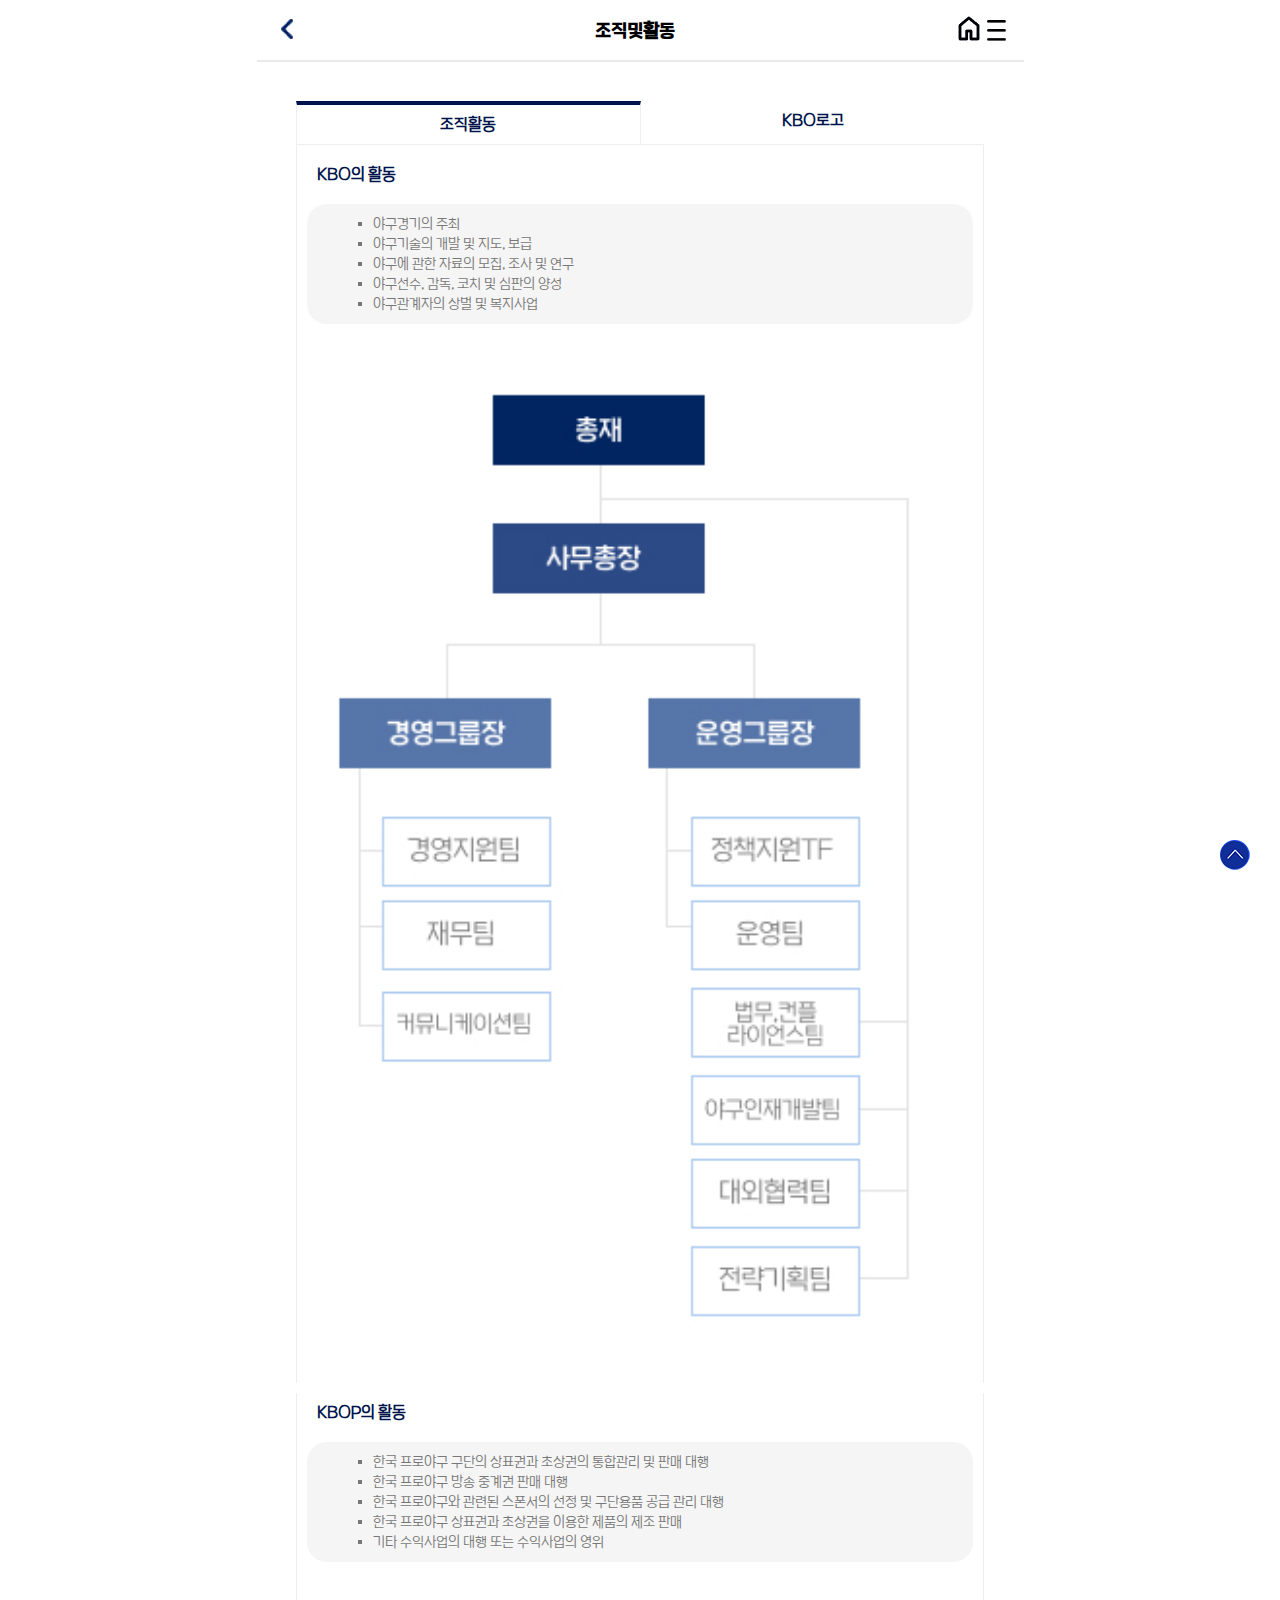
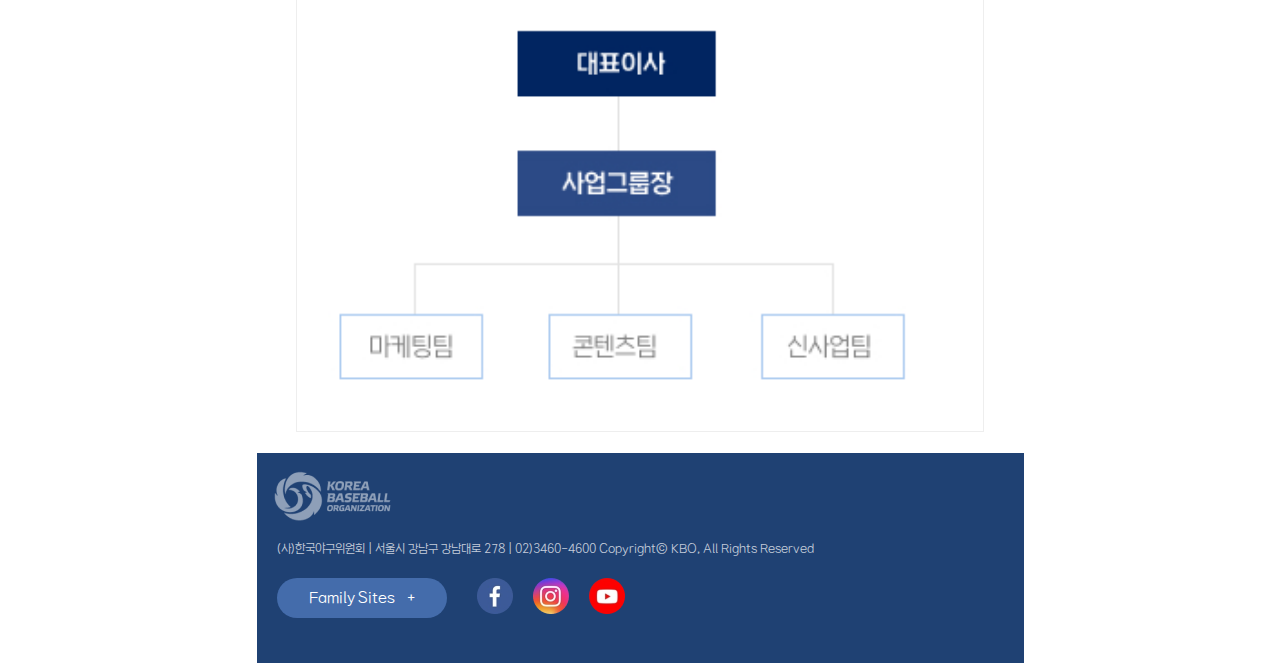
<file: about.html>
<!DOCTYPE html>
<html lang="ko">

<head>
  <meta charset="UTF-8">
  <meta name="viewport" content="width=device-width, initial-scale=1.0">
  <title>about</title>
  <link rel="stylesheet"
    href="https://fonts.sandbox.google.com/css2?family=Material+Symbols+Outlined:opsz,wght,FILL,GRAD@48,400,0,0">
  <link rel="stylesheet" href="css/about.css">
</head>

<body>
  <div class="top"><a href="#Wrap"></a></div>
  <header>
    <div id="nav_sub">
      <ul>
        <li><a href="javascript:history.back();"><img src="image/arrow1.png" alt="뒤로가기"></a></li>
        <li>
          <p>조직및활동</p>
        </li>
        <li class="trigger"><a href="index.html"><img src="image/home.png" alt="home"></a><img src="image/navicon.png"
            alt="메뉴"></li>
      </ul>
    </div>

    <!-- 햄버거 메뉴 -->
    <div id="sidebar">
      <nav>
        <ul class="menu">
          <li>
            <ul class="logom_btn">
              <li><img src="image/KBO-로고W2.png" alt="logo"></li>
              <li class="colse"><img src="image/x.png" alt="colse"></li>
            </ul>
          </li>
          <li class="main"><a href="index.html">홈</a>
          <li class="main"><a href="#">일정/결과</a>
            <ul class="show sub1">
              <li><a href="gamecenter.html">게임센터</a></li>
            </ul>
          </li>
          <li class="main"><a href="#">순위</a>
            <ul class="show sub2">
              <li><a href="rank.html">top 5 및 선수순위</a></li>
            </ul>
          </li>
          <li class="main"><a href="#">구단소개</a>
            <ul class="show sub3">
              <li><a href="club.html">구단소개</a></li>
              <li><a href="about.html">조직및활동</a></li>
              <li><a href="Ticketinfo.html">티켓안내</a></li>
            </ul>
          </li>
          <li class="main"><a href="news.html">NEWS</a></li>
          <li class="main"><a href="market.html">마켓</a></li>
          <li class="main"><a href="qna.html">게시판</a></li>
          <li class="icon_sns">
            <a href="facebook.com/kbo1982"><img src="image/facebook.png" alt="페이스북"></a>
            <a href="instagram.com/kbo.official"><img src="image/instagram.png" alt="인스타그램"></a>
            <a href="https://www.youtube.com/@KBO1982/featured"><img src="image/youtube.png" alt="유튜브"></a>
          </li>
        </ul>
      </nav>
    </div>
  </header>
  <section>
    <div id="Wrap">
      <div class="tabMenu">
        <ul class="tab_btn">
          <li data-alt="tab1" class="active">조직활동</li>
          <li data-alt="tab2">KBO로고</li>
        </ul>
      </div>
      <div class="tabContent">
        <div id="tab1" class="active">
          <div class="list">
            <h3>KBO의 활동</h3>
            <ul>
              <li>야구경기의 주최</li>
              <li>야구기술의 개발 및 지도, 보급</li>
              <li>야구에 관한 자료의 모집, 조사 및 연구</li>
              <li>야구선수, 감독, 코치 및 심판의 양성</li>
              <li>야구관계자의 상벌 및 복지사업</li>
            </ul>
            <img src="image/조직도1.jpg" alt="">
          </div>
          <div class="list">
            <h3>KBOP의 활동</h3>
            <ul>
              <li>한국 프로야구 구단의 상표권과 초상권의 통합관리 및 판매 대행</li>
              <li>한국 프로야구 방송 중계권 판매 대행</li>
              <li>한국 프로야구와 관련된 스폰서의 선정 및 구단용품 공급
                관리 대행</li>
              <li>한국 프로야구 상표권과 초상권을 이용한 제품의 제조 판매</li>
              <li>기타 수익사업의 대행 또는 수익사업의 영위</li>
            </ul>
            <img src="image/조직도2.jpg" alt="">
          </div>
        </div>

        <div id="tab2">
          <div class="con_1">
            <h3>VISION</h3>
            <P>KBO 리그가 궁극적으로 달성하고자 하는 이상적 모습</P>
          </div>
          <div class="logo_image">
            <img src="image/KBO-로고111.png" alt="">
          </div>
          <div class="con_2">
            <h3>CORE VALUE</h3>
            <P>KBO 리그가 추구하는 핵심 가치</P>
            <div>
              <ul>
                <li>PASSION</li>
                <li>ENGAGE</li>
                <li>PROGRESS</li>
              </ul>
              <ul>
                <li>신나는 야구, 흥과 감동의 가치로 담아내는 강렬한 팬들의 열정</li>
                <li>매일 일상 생활 속에 함께하며 다양한 세대와
                  소통하는 교감의 매개체</li>
                <li>야구를 넘어 지속적인 성장을 통해 문화컨텐츠로 발전할 신선한 기대감</li>
              </ul>
            </div>
          </div>
          <div class="con_3">
            <img src="image/logoguide.jpg" alt="">
          </div>
          <div class="con_4">
            <p>본 메뉴얼의 저작권은 KBO에 있으며, KBO의 허락없이 <br>무단 전재 및 복재,
              변형하여 사용할수 없습니다. <br> 수록된 디자인을 무단으로 사용 시
              민, 형사상의 처벌을 받을 수 있음을 알려드립니다. </p>
          </div>
        </div>
      </div>
    </div>
  </section>

  <footer>
    <address>
      <img src="image/KBO-로고W1.png" alt="f_logo">
      <p>(사)한국야구위원회 | 서울시 강남구 강남대로 278 | 02)3460-4600
        Copyrightⓒ KBO, All Rights Reserved</p>
      <div class="icon">
        <a href="http://www.cleankbo.com/">
          <p>Family Sites &nbsp;&nbsp;&nbsp;+</p>
        </a>
        <a href="https://www.facebook.com/kbo1982"><img src="image/facebook.png" alt="페이스북"></a>
        <a href="https://www.instagram.com/kbo.official"><img src="image/instagram.png" alt="인스타그램"></a>
        <a href="https://www.youtube.com/@KBO1982/featured"><img src="image/youtube.png" alt="유튜브"></a>
      </div>
    </address>
    <script src="js/jquery-3.7.0.min.js"></script>
    <script src="js/jquery-ui-1.10.4.custom.min.js"></script>
    <script src="js/menu.js"></script>
    <script src="js/about.js"></script>
  </footer>
</body>

</html>
</file>
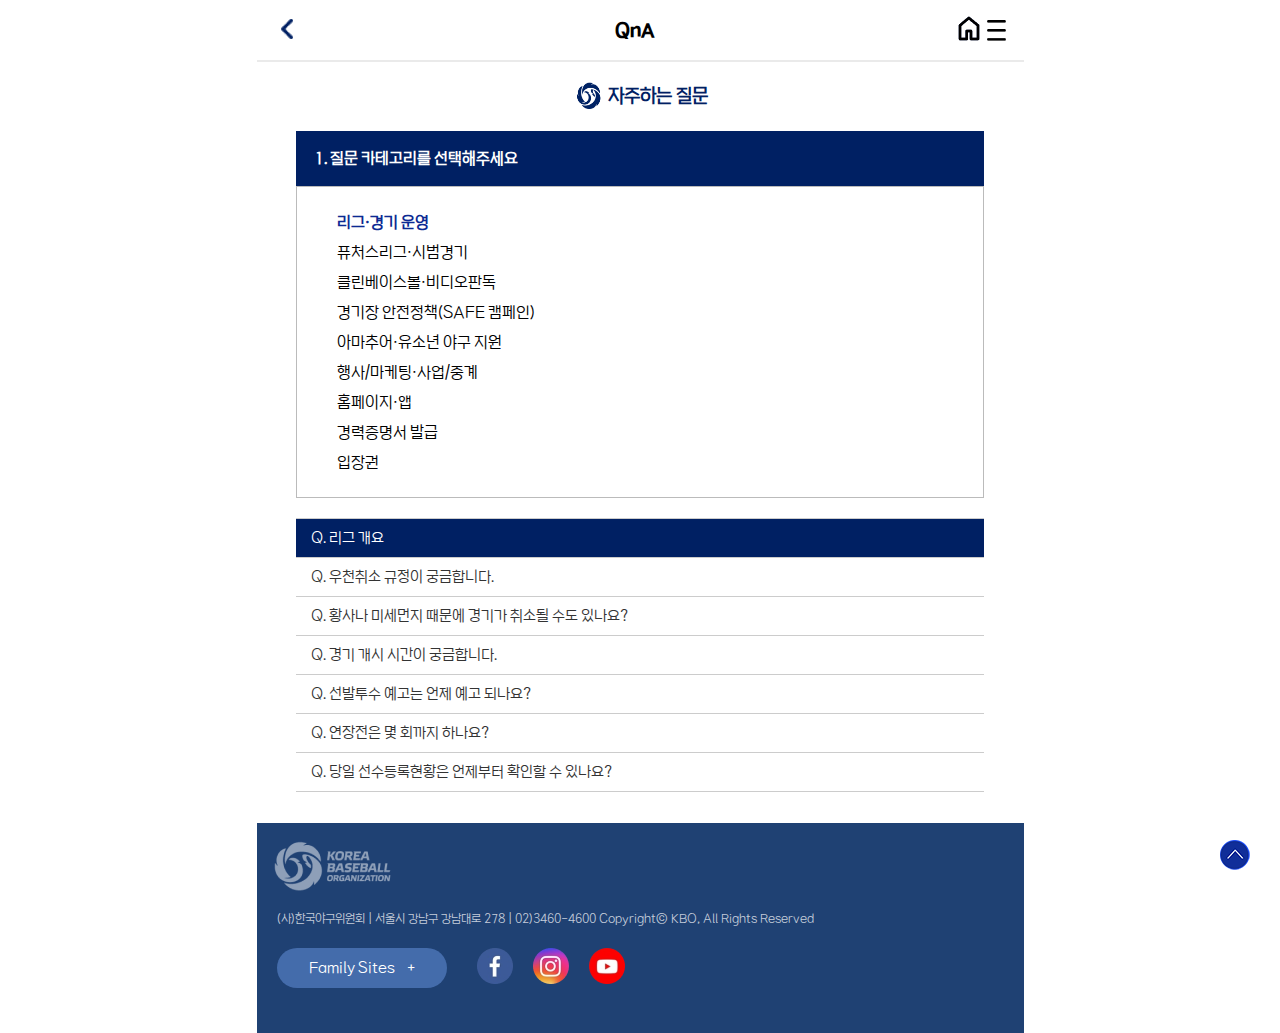
<file: qna.html>
<!DOCTYPE html>
<html lang="ko">

<head>
  <meta charset="UTF-8">
  <meta name="viewport" content="width=device-width, initial-scale=1.0">
  <title>QnA</title>
  <link rel="stylesheet"
    href="https://fonts.sandbox.google.com/css2?family=Material+Symbols+Outlined:opsz,wght,FILL,GRAD@48,400,0,0">
  <link rel="stylesheet" href="css/qna.css">
</head>

<body>
  <div class="top"><a href="#qna_all"></a></div>
  <header>
    <div id="nav_sub">
      <ul>
        <li><a href="javascript:history.back();"><img src="image/arrow1.png" alt="뒤로가기"></a></li>
        <li>
          <p>QnA</p>
        </li>
        <li class="trigger"><a href="index.html"><img src="image/home.png" alt="home"></a><img src="image/navicon.png"
            alt="메뉴"></li>
      </ul>
    </div>
    <!-- 햄버거 메뉴 -->
    <div id="sidebar">
      <nav>
        <ul class="menu">
          <li>
            <ul class="logom_btn">
              <li><img src="image/KBO-로고W2.png" alt="logo"></li>
              <li class="colse"><img src="image/x.png" alt="colse"></li>
            </ul>
          </li>
          <li class="main"><a href="index.html">홈</a>
          <li class="main"><a href="#">일정/결과</a>
            <ul class="show sub1">
              <li><a href="gamecenter.html">게임센터</a></li>
            </ul>
          </li>
          <li class="main"><a href="#">순위</a>
            <ul class="show sub2">
              <li><a href="rank.html">top 5 및 선수순위</a></li>
            </ul>
          </li>
          <li class="main"><a href="#">구단소개</a>
            <ul class="show sub3">
              <li><a href="club.html">구단소개</a></li>
              <li><a href="about.html">조직및활동</a></li>
              <li><a href="Ticketinfo.html">티켓안내</a></li>
            </ul>
          </li>
          <li class="main"><a href="news.html">NEWS</a></li>
          <li class="main"><a href="market.html">마켓</a></li>
          <li class="main"><a href="qna.html">게시판</a></li>
          <li class="icon_sns">
            <a href="facebook.com/kbo1982"><img src="image/facebook.png" alt="페이스북"></a>
            <a href="instagram.com/kbo.official"><img src="image/instagram.png" alt="인스타그램"></a>
            <a href="https://www.youtube.com/@KBO1982/featured"><img src="image/youtube.png" alt="유튜브"></a>
          </li>
        </ul>
      </nav>
    </div>
  </header>
  <section>
    <h2>자주하는 질문</h2>
    <div id="qna_all">
      <div class="qna_list">
        <h3>1. 질문 카테고리를 선택해주세요</h3>
        <ul>
          <li class="q1 active1" data-alt="tab1">리그·경기 운영</li>
          <li class="q2" data-alt="tab2">퓨처스리그·시범경기</li>
          <li class="q3" data-alt="tab3">클린베이스볼·비디오판독</li>
          <li class="q4" data-alt="tab4">경기장 안전정책(SAFE 캠페인)</li>
          <li class="q5" data-alt="tab5">아마추어·유소년 야구 지원</li>
          <li class="q6" data-alt="tab6">행사/마케팅·사업/중계</li>
          <li class="q7" data-alt="tab7">홈페이지·앱</li>
          <li class="q8" data-alt="tab8">경력증명서 발급</li>
          <li class="q9" data-alt="tab9">입장권</li>
        </ul>
      </div>
      <div class="accordion">
        <div id="tab1" class="active1">
          <div class="title active">Q. 리그 개요</div>
          <div class="content active">
            1982년 출범하여 2015년 이후 현재 10개 구단 체제로 운영 중이며, 단일 리그제로 각 구단별 144경기(구단 간 16차전)씩 총 720경기가 진행됩니다.
            포스트시즌 시스템, 변경되는 규정 등의 추가 리그 개요는 아래를 참조 바랍니다. 링크
          </div>
          <div class="title">Q. 우천취소 규정이 궁금합니다.</div>
          <div class="content">
            우천취소는 경기 3시간 전부터 해당 구장의 날씨와 그라운드 등 전반적인 상황을 종합적으로 고려하여 경기운영위원(경기 개시 이후 심판)이 결정할 수 있습니다.
            경기 취소 여부가 결정되면 KBO 홈페이지와 어플리케이션에서 가장 빠르게 확인하실 수 있습니다.
            - 공지되는 곳은 홈페이지 메인 화면의 대진표입니다.
            - 경기운영위원 배정 정보는 제공되지 않습니다.
          </div>
          <div class="title">Q. 황사나 미세먼지 때문에 경기가 취소될 수도 있나요?</div>
          <div class="content">
            네, 황사나 미세먼지로 인해 경기가 취소될 수도 있습니다. 세부 규정은 다음과 같습니다

            KBO 리그 규정 제27조 "기상 상황으로 인한 경기취소 여부"
            경기개시 예정 시간을 기준으로 강풍, 폭염, 안개, 미세먼지, 황사 등의 기상 특보(경보 이상)가 발령되어 있을 경우 다음과 같이 경기취소 여부를 결정한다. 단, 경기개시 전에 미세먼지
            (초미세먼지 포함) 경보가 발령되었거나 경보 발령 기준 농도를 초과한 경우 취소 여부를 결정하고 경기개시 후에 미세먼지 경보가 발령되었을 경우 경기 취소 여부를 결정한다 (경기 중 경보 발령시
            해당 이닝 종료 후 취소 여부 결정).
          </div>
          <div class="title">Q. 경기 개시 시간이 궁금합니다.</div>
          <div class="content">
            경기 개시 시간은 다음과 같습니다.
            <table>
              <tbody>
                <tr>
                  <td>월</td>
                  <td>평일</td>
                  <td>토요일</td>
                  <td>일요일/공휴일</td>
                </tr>
                <tr>
                  <td>3월</td>
                  <td rowspan="8">18:30</td>
                  <td rowspan="3">17:00 <br>(개막전 14:00)</td>
                  <td rowspan="3">14:00</td>
                </tr>
                <tr>
                  <td>4월</td>
                </tr>
                <tr>
                  <td>5월</td>
                </tr>
                <tr>
                  <td>6월</td>
                  <td colspan="2">17:00</td>
                </tr>
                <tr>
                  <td>7월</td>
                  <td rowspan="2">18:00</td>
                  <td rowspan="2">17:00</td>
                </tr>
                <tr>
                  <td>8월</td>
                </tr>
                <tr>
                  <td>9월</td>
                  <td rowspan="2">17:00</td>
                  <td rowspan="2">14:00</td>
                </tr>
                <tr>
                  <td>10월</td>
                </tr>
              </tbody>
            </table>
            * 경기시간은 구단 또는 중계 방송사 요청 등 사정에 따라 변동될 수 있습니다.
          </div>
          <div class="title">Q. 선발투수 예고는 언제 예고 되나요?</div>
          <div class="content">
            선발 투수는 다음 규정에 따라 통보되며, KBO 홈페이지 및 어플리케이션 등에서 확인하실 수 있습니다
            KBO 리그 규정 제15조 타순표의 교환 및 발표
            5. 선발투수 예고
            구단 담당자(매니저)는 이동일일 경우 낮 12시까지 KBO로 선발투수 예고를 통보하고, 주중, 주말연전(화~토)의 경우 경기 종료 직후 KBO 기록위원에게 통보한다.
          </div>
          <div class="title">Q. 연장전은 몇 회까지 하나요?</div>
          <div class="content">
            KBO 정규시즌의 연장전은 12회(KBO 포스트시즌 15회)까지로 하며 승패를 가리지 못할 경우에는 무승부가 됩니다.
          </div>
          <div class="title">Q. 당일 선수등록현황은 언제부터 확인할 수 있나요?</div>
          <div class="content">
            선수등록현황은 경기 개시 2시간 전부터 확인할 수 있습니다. 선수등록 관련 리그규정은
            KBO 리그 규정 제14조 현역선수 등 등록 항목을 참조하시기 바랍니다.
          </div>
        </div>
        <div id="tab2">
          <div class="title">Q. 퓨처스리그 개요</div>
          <div class="content">
            퓨처스리그는 총 11개팀이 북부리그(한화, 고양(히어로즈), SSG, LG 두산)와 남부리그(상무, 롯데, NC, KIA, KT, 삼성)로 나뉘어 운영됩니다. 총 625경기의 일정으로 북부리그는
            팀당 111경기, 남부리그는 팀당 116경기(상무 115경기)를 거행합니다. 번외경기로는 롯데, 삼성, NC가 일본 NPB의 소프트뱅크와 각 3경기씩 총 9경기를 거행합니다.
            퓨처스리그 경기 개시 시간은 오후 1시이며, 혹서기인 7/7 ~ 8/20 까지를 서머리그로 정하고 선수들의 건강보호와 체력 안배를 위해 이 기간 경기는 야간 경기인 저녁 6시로 편성될 수
            있습니다.
            *일부 구장 상황에 따라 경기 시간과 장소가 변경될 수 있습니다.
          </div>
          <div class="title">Q. 퓨처스리그 구장 정보가 궁금합니다.</div>
          <div class="content">
            <table>
              <tbody>
                <tr>
                  <td colspan="2">북부리그</td>
                  <td colspan="2">남부리그</td>
                </tr>
                <tr>
                  <td>구단</td>
                  <td>구장</td>
                  <td>구단</td>
                  <td>구장</td>

                </tr>
                <tr>
                  <td>한화</td>
                  <td>서산야구장</td>
                  <td>상무</td>
                  <td>문경 상무 야구장</td>
                </tr>
                <tr>
                  <td>SSG</td>
                  <td>강화 SSG퓨처스필드</td>
                  <td>KIA</td>
                  <td>함평 기아 챌린저스 필드</td>
                </tr>
                <tr>
                  <td>고양</td>
                  <td>고양야구</td>
                  <td>KT</td>
                  <td>익산야구장</td>
                </tr>
                <tr>
                  <td>LG</td>
                  <td>이천 LG 챔피언스파크</td>
                  <td>NC</td>
                  <td>마산야구장</td>
                </tr>
                <tr>
                  <td>두산</td>
                  <td>이천 두산 베어스파크</td>
                  <td>삼성</td>
                  <td>경산 삼성라이온즈 볼파크</td>
                </tr>
                <tr>
                  <td>- </td>
                  <td>- </td>
                  <td>롯데</td>
                  <td>김해 상동야구장</td>
                </tr>
              </tbody>
            </table>
            보다 자세한 사항은 각 구단 홈페이지를 참고해주시기 바랍니다.
          </div>
          <div class="title">Q. 퓨처스리그 선발 라인업은 언제 알 수 있나요?</div>
          <div class="content">
            퓨처스리그 경기의 라인업은 경기 종료 후 KBO 퓨처스리그 경기 일정/결과 페이지의 경기기록을 통해 확인하실 수 있습니다.
          </div>
          <div class="title">Q. 퓨처스리그 실시간 스코어를 알 수 있을까요?</div>
          <div class="content">
            퓨처스리그는 경기 진행 중 수시로 스코어가 업데이트됩니다. 최종 경기 결과는 경기 종료 후 KBO 퓨처스리그 경기 일정/결과 페이지에서 확인하실 수 있습니다.
          </div>
        </div>
        <div id="tab3">
          <div class="title">Q. 비디오 판독센터는 어떻게 운영되나요?</div>
          <div class="content">
            퓨처스리그는 총 11개팀이 북부리그(한화, 고양(히어로즈), SSG, LG 두산)와 남부리그(상무, 롯데, NC, KIA, KT, 삼성)로 나뉘어 운영됩니다. 총 625경기의 일정으로 북부리그는
            팀당 111경기, 남부리그는 팀당 116경기(상무 115경기)를 거행합니다. 번외경기로는 롯데, 삼성, NC가 일본 NPB의 소프트뱅크와 각 3경기씩 총 9경기를 거행합니다.
            퓨처스리그 경기 개시 시간은 오후 1시이며, 혹서기인 7/7 ~ 8/20 까지를 서머리그로 정하고 선수들의 건강보호와 체력 안배를 위해 이 기간 경기는 야간 경기인 저녁 6시로 편성될 수
            있습니다.
            *일부 구장 상황에 따라 경기 시간과 장소가 변경될 수 있습니다.
          </div>
          <div class="title">Q. 상벌위원회는 어떻게 운영되나요?</div>
          <div class="content">
            상벌위원회는 아래 &lt;KBO 규약 상벌위원회 규정>에 의거하여 운영됩니다.
            제1조 [근거] 총재의 자문기관으로 상벌위원회를 둔다.
            제2조 [목적] 프로야구 발전과 명예를 위하여 현저하게 공헌을 하거나, KBO 정관, KBO 규약, KBO 리그 규정, 야구규칙 등 제규정을 위배하여 KBO 및 KBO 리그(KBO 퓨처스리그
            포함)의 품위를 손상케한 구단 및 개인에 대하여 적절한 상벌을 과하는데 그 목적이 있다.
            제3조 [구성] 상벌위원회 위원장 및 위원은 총재가 위촉하는 야구 관계인사로 구성한다.
            제4조 [소집] 총재가 필요시 소집한다.
            제5조 [의결] 과반수 이상 출석으로 성원되며, 출석위원 과반수 이상의 찬성으로 의결한다.
            제6조 [운영]
            ① 상벌위원회는 제재사건이 발생하였을 경우 사건발생 5일 이내에 위원회를 소집하여 의결함을 원칙으로 한다.
            ② 필요시 참고인 진술을 위해 관련 당사자의 참석을 통보할 수 있다.
            ③ 제재는 KBO 규약 및 KBO 리그 규정 벌칙내규에 의거, 징계함을 원칙으로 한다.
            제7조 [임기] 상벌위원의 임기는 1년으로 하며 중임도 가능하다.
            제8조 [심의사항] 위원회는 다음 사항을 심의한다.
            ① 몰수경기에 대한 판정
            ② 감독, 코치, 선수, 심판위원, 기록위원의 표창과 제재
            ③ 기타 총재가 위임하는 사항
            제9조 [보수] 본 위원회의 위원은 무보수로 한다.
            제10조 [부칙] 이 규정은 1990년 5월 1일부터 시행한다.
            [2008.2.19 ➜ 2017.1.1 ➜ 2021.2.19 개정]
          </div>
          <div class="title">Q. 도핑테스트는 언제, 어떤 방식으로 실시되나요?</div>
          <div class="content">
            도핑테스트는 프로스포츠 도핑방지규정에 의거, 한국도핑방지위원회(KADA)에서 주관하며 불시에 도핑검사관 또는 혈액채취요원이 선수를 직접 방문하여 실시합니다. 대상은 KBO 등록 선수이며, 대상자
            선정 방식은 KADA의 ｢표적검사 업무처리 지침｣에 따라 표적검사 또는 무작위 선정으로 도핑테스트를 진행합니다. 세부 내용은 KADA 홈페이지 (http://www.kada-ad.or.kr)를
            참고하여 주시기 바랍니다.
          </div>
          <div class="title">Q. 심판 오심 관련</div>
          <div class="content">
            KBO 심판위원의 오심 발생시 인사고과에 반영하고 있습니다. 심판위원의 심한 오심이 거듭될 때에는 KBO 벌칙내규에 따라 경고, 제재금 100만원 이하, 출장 정지 10경기 이하의 제재를
            합니다.
            심판위원은 윤리규정을 통해 공정성과 청렴함을 바탕으로 어떠한 경우에도 부정청탁, 부정행위 등에 따라 판정에 특혜를 주는 행위를 할 수 없도록 규정하고 있습니다. KBO는 심판위원을 위해 부정행위
            방지 교육을 정기적으로 실시하고 있으며, 경기운영위원이 모든 경기에 부정행위 모니터링을 실시하고 있습니다.
          </div>
        </div>
        <div id="tab4">
          <div class="title">Q. SAFE 캠페인이란?</div>
          <div class="content">
            SAFE 캠페인이란 안전하고 쾌적한 야구장 환경을 조성하고, 성숙한 관람 문화의 정착을 돕기 위해 Security(안전), Attention(주의), Fresh(쾌적),
            Emergency(응급상황) 등 다양한 안전관람수칙을 공유하는 한편 2015 시즌부터 적용되는 경기장 안전 ∙ 보안 강화 규정을 팬 여러분께 알리기 위한 야구 관람 안전 캠페인입니다.
            KBO 경기장 안전정책에 관한 자세한 안내는 아래 페이지를 참조해주시기 바랍니다.
            <a href="https://www.koreabaseball.com/Kbo/BusinessAndEvent/SafeGuide.aspx">KBO 경기장 안전정책</a>
          </div>
          <div class="title">Q. 안전 보안 규정의 주요내용은 무엇인가요?</div>
          <div class="content">
            선수와 관람객의 안전을 위협할 수 있는 모든 유리병, 총량 1L 초과 PET 및 알루미늄 캔 용기에 담긴 음료(미개봉 상태의 음료에 한해 1인당 PET 1개, 캔 2개까지 허용), 얼린 생수의
            경기장 내 반입이 제한됩니다. <br>
            과도한 물품의 반입으로 인해 관람객의 이동과 통행을 방해하고 경기장 내 시설물(좌석∙컵홀더 등)을 활용하여 거치하는 등 타인의 경기장 이용에 지장을 초래하거나, 유사시 원활한 대피를 어렵게 하는
            일이 발생하지 않도록 반입 가능한 소지품의 품목, 크기와 개수가 제한됩니다.
            관람객 1인당 가방 1개(가로 45cm x 세로 45cm x 폭 20cm)와 쇼핑백류 1개(가로 30cm x 손잡이 포함 세로 50cm x 폭 12cm)까지 지참이 가능하며, 그 외의 가방,
            상자 • 아이스박스를 비롯한 돗자리, 휴대용 의자, 휴대용 간이테이블과 같은 물품들은 반입이 허용되지 않습니다.
            이와 같은 조치들은 최소한의 경기장 안전수칙으로서, 보다 더 안전하고 쾌적한 야구 관람 환경을 만들어 나가는데 중요한 역할을 할 것으로 기대하고 있습니다. 안전한 관람 문화 정착을 위하여 야구팬
            여러분의 동참과 협조를 부탁 드립니다.
          </div>
          <div class="title">Q. 경기장 안전 강화의 배경은 무엇인가요?</div>
          <div class="content">
            1982년 개막한 KBO 리그는 팬 여러분의 뜨거운 관심과 사랑을 바탕으로 2011년부터 6년 연속 600만 관중, 2016년 최초로 800만 관중을 돌파하는 등 대한민국을 대표하는
            프로스포츠로서 자리를 잡아가고 있습니다. 그러나 리그가 한 단계 더 도약하기 위해서는 보다 더 안전하고 쾌적한 관람 환경을 마련하여 팬 여러분들이 더욱 편안하고 재미있게 야구를 즐길 수 있도록
            지속적인 개선이 필요한 상황입니다.
          </div>
          <div class="title">Q. 경기장 내 주류 반입이 금지되나요?</div>
          <div class="content">
            주류를 포함한 모든 캔 · 병 · 1L 초과 PET(1L 이하 미개봉 비 알코올성 PET 음료에 한해 1인당 1개 허용) 음료 및 얼린 생수는 경기장 내 반입이 제한됩니다. 이에 따라 해당
            제품은 경기장 내 매점에서도 판매가 제한될 예정이며 부득이한 사정으로 판매될 시에는 종이 ∙ 플라스틱컵에 담아서 구매자에게 전달이 이루어지게 되고, 특히 경기장 내 주류 판매의 경우 안전사고의
            주 원인인 과음을 방지하기 위해 한 경기당 구매할 수 있는 주류의 양이 1인당 최대 2리터 이하로 제한되며 8회 말 종료 이후 판매가 중단될 수 있습니다. (단, 저도 주류(6도 이하)의 경기장
            내 반입은 경기장에서 제공하는 종이 ∙ 플라스틱컵에 담길 경우에 한하여 제한된 양으로 일부 허용될 수 있습니다.)
          </div>
          <div class="title">Q. 소지품의 품목, 크기와 개수를 제한하는 이유가 무엇인가요?</div>
          <div class="content">
            KBO가 지속적인 보안검색 규정 강화를 통해 반입 가능한 소지품의 품목, 크기와 개수를 제한하고 확대하는 이유는 역시 야구팬 여러분에게 안전하고 쾌적한 관람 환경을 제공하기 위함입니다. 안전한
            경기 관람 환경에 직접적인 위협이 되는 위험 물품(칼, 가위 등 뾰족하거나 날카로운 물품, 취사도구 등)을 포함, 경기 진행을 적극 저해할 수 있는 물품(소음이 심한 응원 도구, 투척 가능성이
            있는 물품, 레이저 포인터, 반려동물 등)의 반입을 전면 제한하고 있습니다.
          </div>
          <div class="title">Q. 휴대용 간이테이블의 반입이 제한되는 이유는 무엇인가요?</div>
          <div class="content">
            현재 돗자리, 휴대용 의자, 휴대용 간이테이블 등 관람객들의 관람과 통행에 방해가 될 가능성이 있는 물품 및 경기장 내 시설물(좌석, 컵홀더 등)을 활용하여 거치하는 방식의 물품은 반입을
            제한하는 것을 원칙으로 두고 있습니다. 휴대용 간이테이블의 반입이 제한되는 것은 관람객의 통행을 방해할 가능성이 높으며, 이용자의 움직임에 제한을 주어 파울 타구가 날아들 시 안전 위험이 있고,
            컵홀더 거치방식의 경우 경기장 시설물을 훼손할 우려도 있기 때문입니다. <br>
            * 단, 구장별로 잔디석 등 구단이 특별히 허용하는 구역은 예외로 두는 경우도 있습니다. 세부 운영에 대한 확인은 구단에 문의 부탁드립니다.
          </div>
          <div class="title">Q. 음식물의 반입도 제한되나요?</div>
          <div class="content">
            반입금지 품목에 해당하지 않는 음식물이라면 반입을 특별히 제한하지는 않습니다. 따라서 소지품의 크기와 개수 허용범위 내에서의 음식물 반입은 가능합니다. 그러나 타인의 안전과 쾌적한 관람환경을
            저해할 수 있는 음식물(뜨거운 국물류나 냄새가 심한 음식물류)이라고 판단될 경우에는 반입이 제한될 수 있으니 유의하시기 바랍니다.
          </div>
          <div class="title">Q. 구장에서 흡연도 가능한가요?</div>
          <div class="content">
            KBO 리그 전 구장은 국민건강증진법에 따라 금연 시설에 해당되며, 경기장 내외에 별도 지정된 흡연 구역에서만 흡연이 허용됩니다. 지정된 구역 외 복도, 계단 등의 시설 공간에서 흡연은 전면
            제한하고 있으니 관람객 여러분은 각 구장의 흡연 구역 안내를 참고 부탁드립니다
          </div>
          <div class="title">Q. 모든 구장에서 동일한 규정이 적용되나요?</div>
          <div class="content">
            구단별 예외 규정이 존재합니다. 2015 시즌부터 적용되는 안전 강화 규정은 보다 더 안전한 경기장 환경을 만들기 위해 전 구단이 함께 논의를 거쳐 마련한 최소한의 안전 수칙으로서, KBO 리그
            전 구장에 공통적으로 적용되고 있습니다. 그러나 각 경기장 별 특이 사정 등을 고려하여 유연한 운영을 위해 일부 예외 규정이 있을 수 있습니다. 팬 여러분께서는 경기장 이용에 예상치 못한 불편을
            겪지 않도록 방문 전 구단 홈페이지 등을 통해 해당 구장의 안전 규정을 확인하여 주시기 바랍니다.
          </div>
          <div class="title">Q. 다른 프로스포츠의 안전 규정은 어떤가요?</div>
          <div class="content">
            미국 메이저리그를 비롯하여 잉글랜드 프리미어리그 등 대부분의 해외 프로스포츠에서는 안전사고 방지를 위해 캔 · 병 · PET 용기 등 경기장 내 안전을 위협할 수 있는 물품들에 대한 반입을
            전면적으로 금지하고 있습니다. 이러한 물품들의 소지 여부를 검사하기 위해 입장 게이트에서 철저한 보안검색을 실시하고 있으며, 관람객들도 이에 협조하여 보안검색 시간을 줄이기 위해 소지품 없이
            경기장에 오거나, 속이 잘 보이는 투명한 비닐백에 물건을 담아오는 방식으로 안전한 관람 환경 유지에 동참하고 있습니다. NFL의 경우 지난 2013년부터 새로운 경기장 안전 규정을 도입하여
            밖에서 내용물이 보이는 투명가방 이외의 모든 가방의 경기장 반입 금지를 실시하는 등 경기장 안전을 위해 총력을 기울이고 있습니다.
          </div>
          <div class="title">Q. 관람객이 퇴장 조치를 받을 수도 있나요?</div>
          <div class="content">
            경기장 내 다음과 같은 금지행위 기도자는 사안에 따라 ① 경고, ② 입장거부 또는 퇴장, ③ 입장금지, ④ 경찰인계의 절차에 따라 조치될 수 있습니다. 또한 홈 구단은 관련법에 의거하여
            해당기관에 처벌을 요구할 수 있습니다.
            <table>
              <tr>
                <td>구분</td>
                <td>조치</td>
              </tr>
              <tr>
                <td>반입금지물품의 반입을 시도하는 행위</td>
                <td>경고 후 입장거부</td>
              </tr>
              <tr>
                <td>보안검색을 거부하거나 보관에 응하지 않는 행위</td>
                <td>경고 후 퇴장</td>
              </tr>
              <tr>
                <td>타인의 관람에 방해를 주는 자</td>
                <td>입장 거부</td>
              </tr>
              <tr>
                <td>상습적인 금지행위 기도자로 KBO 혹은 구단이 정한 자</td>
                <td>입장 금지1</td>
              </tr>
              <tr>
                <td>정치∙종교∙인종차별 등 개인이나 단체의 주의∙주장 행위</td>
                <td>입장거부 또는 퇴장</td>
              </tr>
              <tr>
                <td>개인∙단체 이익을 위한 상업적 행위 및 <br>
                  상대(팀)를 비방하기 위한 공격적 행위자</td>
                <td>경고 후 입장거부 또는 퇴장</td>
              </tr>
              <tr>
                <td>출입도구(티켓 등) 미 소지자</td>
                <td>입장거부 또는 퇴장</td>
              </tr>
              <tr>
                <td>지나친 알코올 섭취자</td>
                <td>경고 후 입장거부 또는 퇴장</td>
              </tr>
              <tr>
                <td>범죄행위 기도자, 불법 스포츠도박 관련으로 의심되는 자</td>
                <td>현장 보존∙신고 후 경찰인계</td>
              </tr>
              <tr>
                <td>그라운드 난입 등 경기 진행에지나친 지장을 초래하는 기타 행위</td>
                <td>퇴장 및 경찰인계</td>
              </tr>
            </table>
          </div>
        </div>
        <div id="tab5">
          <div class="title">Q. KBO의 중학교 야구창단팀 지원에 대해 알고 싶습니다.</div>
          <div class="content">
            2018.5.10 부터 아래 조건을 충족해야 KBO 지원이 가능합니다.
            <img src="image/캡처.JPG" alt="">
          </div>
          <div class="title">Q. KBO의 타 아마추어 야구활성화 활동에 대해 알고 싶습니다.</div>
          <div class="content">
            - 유소년/아마추어 대회 개최 및 운영 <br>
            : U-12, U-15 대회, 미래유소년 지도자 티볼대회, 챌린저스 직장인 야구대회 <br>
            - 야구 교육 시스템 지원 <br>
            : KBO 유소년 캠프, 야구교실, 유소년 사이버 아카데미 운영, 교육 물 제작 <br>
            - 초, 중, 고 야구부 창단학교 실사 및 면담 <br>
            - 순회코치 파견 및 지도자 간담회 개최
          </div>
        </div>
        <div id="tab6">
          <div class="title">Q. 올스타전, 포스트시즌, 골든글러브 시상식 등 KBO 주최 행사를 관람 또는 참여하고 싶습니다.</div>
          <div class="content">
            각 이벤트의 일정과 계획이 확정되고 난 후 KBO 홈페이지와 보도자료를 통해 입장권 신청 및 참여 방법을 확인하시기 바랍니다.
          </div>
          <div class="title">Q. 중계방송을 보려면 어떻게 해야하나요?</div>
          <div class="content">
            KBO 리그 중계방송 일정은 KBO 홈페이지의 메인 페이지에 표시된 [중계일정] 탭을 통해 확인하실 수 있습니다.
          </div>
          <div class="title">Q. KBO 리그 영상을 사용하고 싶습니다. 어떻게 하면 되나요?</div>
          <div class="content">
            영상은 구매 또는 협의된 사항에 대해 사용할 수 있으며, 영상 구매 및 사용에 관한 문의는 KBO 마케팅 자회사인 KBOP(02-3460-4600 내선 연결)로 문의하시기 바랍니다.
          </div>
          <div class="title">Q. 구단 엠블럼 및 구단 로고는 구할 수 없나요?</div>
          <div class="content">
            구단 관련 사항 및 관련 자료는 해당 구단에서 관리 합니다. <br>구단 측으로 문의해주시기 바랍니다.
          </div>
        </div>
        <div id="tab7">
          <div class="title">Q. 회원정보 수정은 어떻게 하나요?</div>
          <div class="content">
            홈페이지 로그인 후 홈페이지 우측 상단 [회원정보 수정]을 클릭하시면 비밀번호, 전화번호 및 주소 등을 수정할 수 있습니다. 다만, 홈페이지 개편 전에 가입하신 회원께서는 회원 정보 항목
            누락으로 회원 정보 수정이 불가능할 수 있습니다. 이런 경우, 탈퇴 후 재가입 부탁드립니다. 이용에 불편을 드리는 점 양해 부탁드립니다.
          </div>
          <div class="title">Q. 회원탈퇴는 어떻게 하나요?</div>
          <div class="content">
            홈페이지 우측 상단 [회원정보 수정]을 클릭하신 후, 화면 상단의 오른쪽 탭인 [회원탈퇴]를 클릭하시면 됩니다.
          </div>
          <div class="title">Q. KBO 공식 어플리케이션은 어떻게 이용할 수 있나요?</div>
          <div class="content">
            KBO 공식 어플리케이션(앱)은 구글 플레이스토어와 애플 앱스토어를 통해 다운로드 받으실 수 있습니다. <br>
            <a href="https://play.google.com/store/apps/details?id=com.sports2i.kbo">- 구글 플레이스토어 -</a> <br>
            <a href="https://itunes.apple.com/kr/app/kbo/id1453364248?mt=8">- 애플 앱스토어- </a><br>
            경기 일정 및 결과, 팀/선수 기록, 상품 구매 및 티켓 예매, 뉴스, 하이라이트 등의 서비스를 제공하고 있습니다.
          </div>
          <div class="title">Q. KBO 마켓 이용 관련 문의사항이 있습니다.</div>
          <div class="content">
            KBO 마켓 관련 질문은 KBO 마켓 고객센터인 1688-8176으로 전화 주시면 빠르게 조치를 취해드리도록 하겠습니다.
          </div>
        </div>
        <div id="tab8">
          <div class="title">Q. 경력증명서를 발급하고 싶습니다.</div>
          <div class="content">
            경력증명서 발급은 KBO 홈페이지 상단 [선수] 탭의 [경력증명서 신청]하단에 표기된 KBO 증명서 발급시스템을 통해서 발급이 가능합니다. 이를 위해 KBO 홈페이지와 별도로 회원가입을 해야하며
            기타 문의 사항은 KBO 증명서 발급시스템 내 고객센터를 참고해 주시기 바랍니다. <br><br>
            - KBO 증명서 발급시스템을 통해서만 발급이 가능합니다. <br>
            - 방문을 통한 신청과 발급 서비스는 제공하지 않습니다. <br>
            - 프로 리그 선수, 코치 경력이 없는 경우 회원가입이 제한될 수 있습니다. <br>
          </div>
        </div>
        <div id="tab9">
          <div class="title">Q. 입장권 관련 문의사항이 있습니다.</div>
          <div class="content">
            입장권 관련 사항은 구단별로 각기 다르게 운영하고 있습니다. 예매방법, 티켓 오픈 시간, 현장판매 여부, 우천취소 후 조치, 환불 처리 등에 대해서는 아래 구단별 입장권 안내 페이지 및 예매처
            웹사이트를 참고 바랍니다. <br>
            -티켓링크(SSG, 한화, KIA, 삼성, LG, KT) <br>
            : <a href="http://www.ticketlink.co.kr">http://www.ticketlink.co.kr</a> <br>
            -인터파크(두산, 키움) <br>
            : <a href="http://ticket.interpark.com">http://ticket.interpark.com</a> <br>
            -롯데 : <a href="http://ticket.giantsclub.com">http://ticket.giantsclub.com</a> <br>
            -NC : <a href="http://ticket.ncdinos.com/login">http://ticket.ncdinos.com/login</a>
          </div>
        </div>
      </div>
    </div>
  </section>

  <footer>
    <address>
      <img src="image/KBO-로고W1.png" alt="f_logo">
      <p>(사)한국야구위원회 | 서울시 강남구 강남대로 278 | 02)3460-4600
        Copyrightⓒ KBO, All Rights Reserved</p>
      <div class="icon">
        <a href="http://www.cleankbo.com/">
          <p>Family Sites &nbsp;&nbsp;&nbsp;+</p>
        </a>
        <a href="https://www.facebook.com/kbo1982"><img src="image/facebook.png" alt="페이스북"></a>
        <a href="https://www.instagram.com/kbo.official"><img src="image/instagram.png" alt="인스타그램"></a>
        <a href="https://www.youtube.com/@KBO1982/featured"><img src="image/youtube.png" alt="유튜브"></a>
      </div>
    </address>
    <script src="js/jquery-3.7.0.min.js"></script>
    <script src="js/jquery-ui-1.10.4.custom.min.js"></script>
    <script src="js/menu.js"></script>
    <script src="js/qna.js"></script>
  </footer>
</body>

</html>
</file>
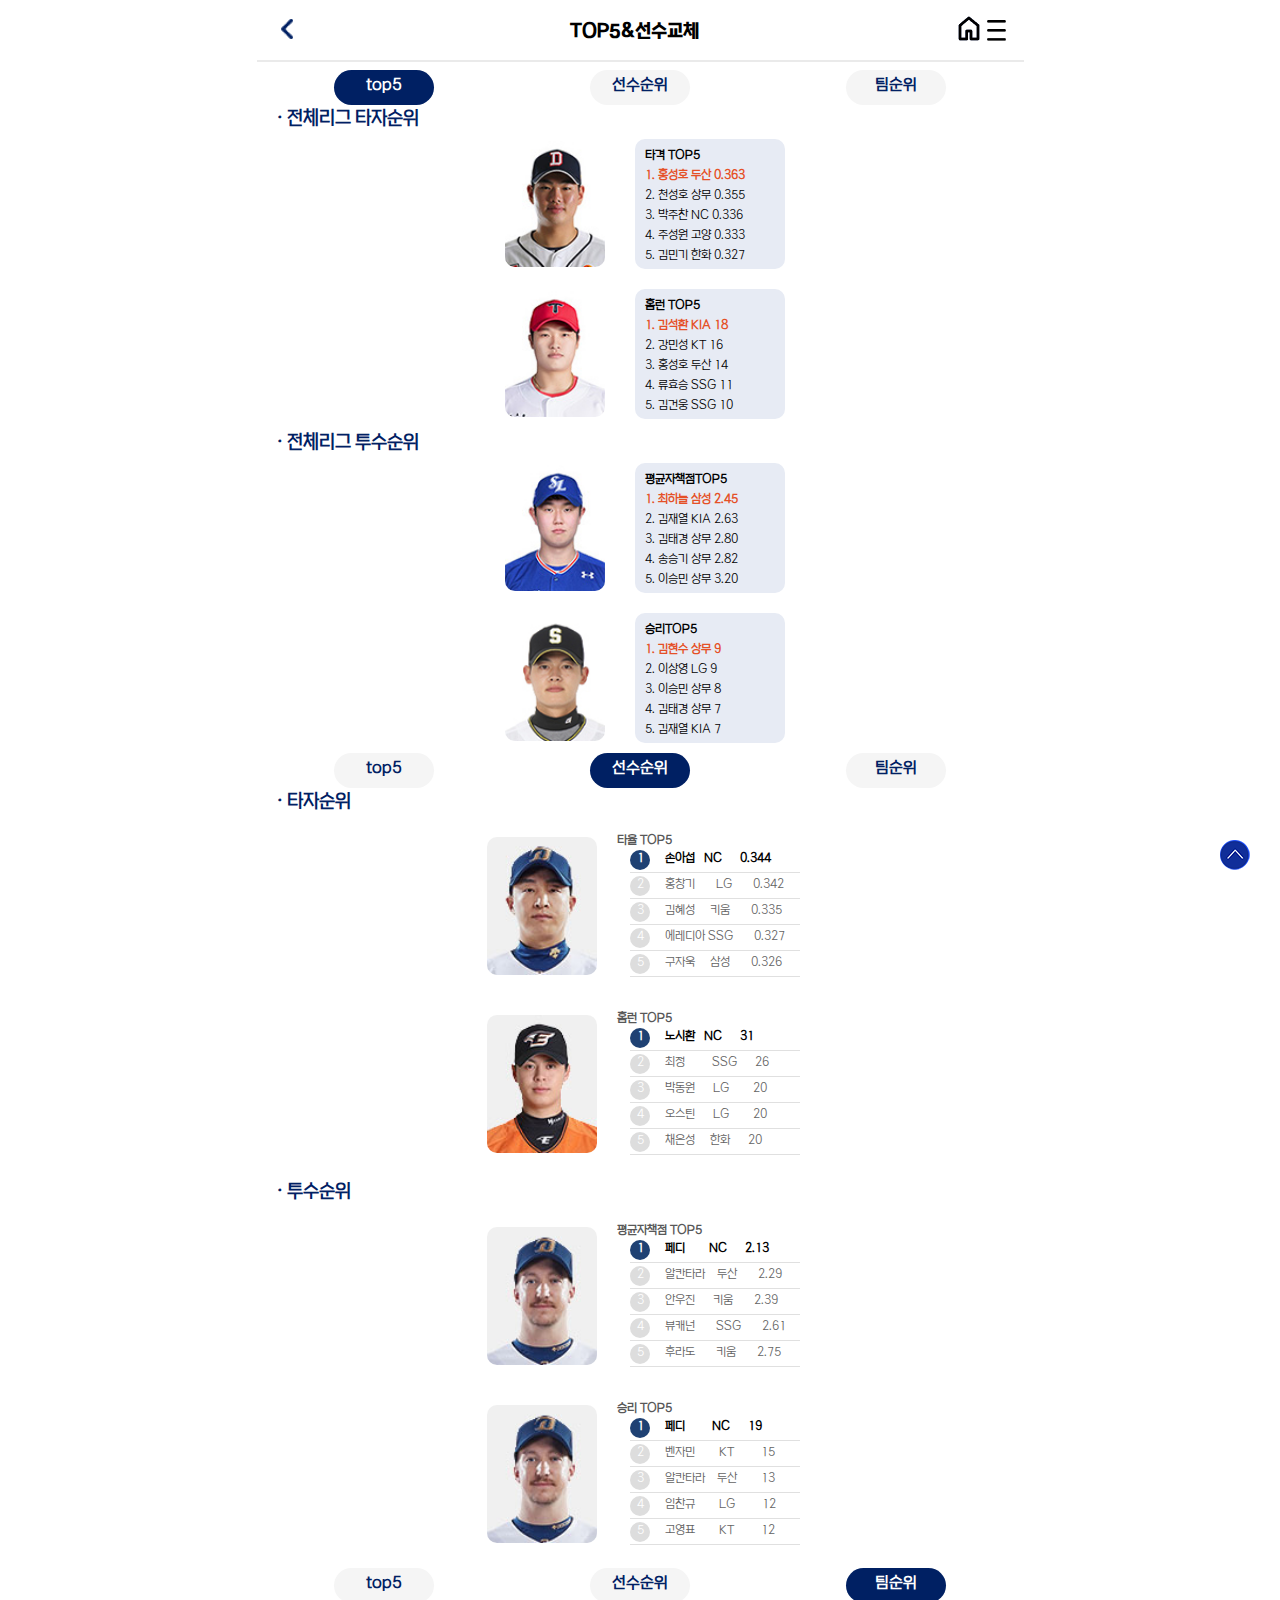
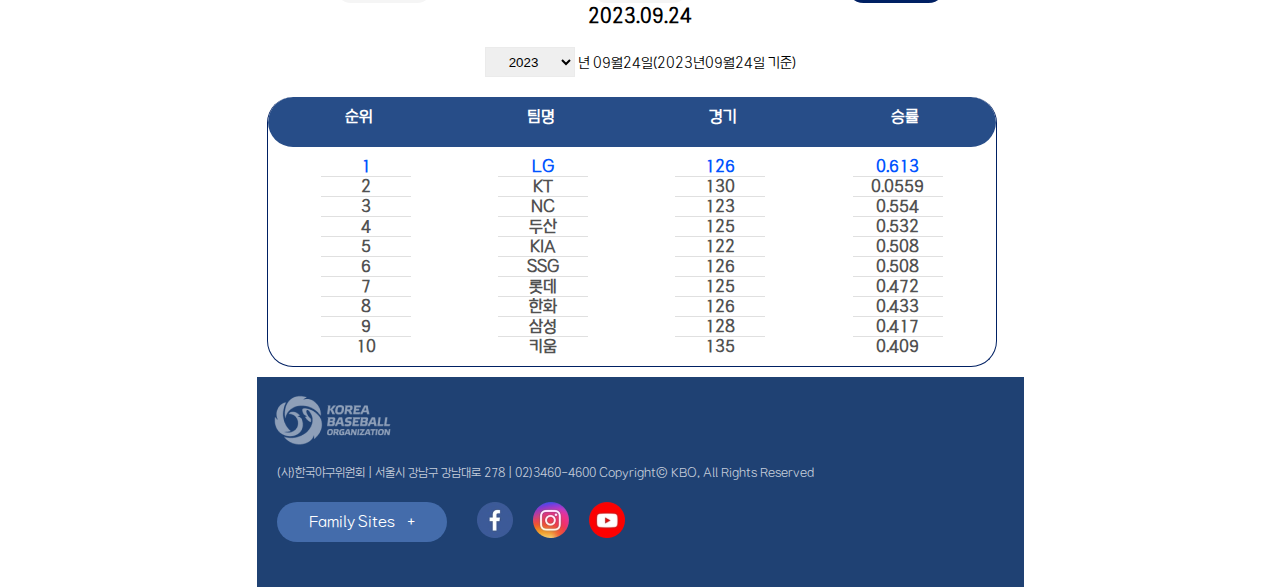
<file: rank.html>
<!DOCTYPE html>
<html lang="ko">

<head>
  <meta charset="UTF-8">
  <meta name="viewport" content="width=device-width, initial-scale=1.0">
  <title>TOP5&선수교체</title>
  <link rel="stylesheet" href="css/rank.css">
</head>

<body>
  <div class="top"><a href="#mubertop"></a></div>
  <!-- 서브메뉴바 -->
  <header>
    <div id="nav_sub">
      <ul>
        <li><a href="javascript:history.back();"><img src="image/arrow1.png" alt="뒤로가기"></a></li>
        <li>
          <p>TOP5&선수교체</p>
        </li>
        <li class="trigger"><a href="index.html"><img src="image/home.png" alt="home"></a><img src="image/navicon.png"
            alt="메뉴"></li>
      </ul>
    </div>
    <!-- 햄버거 메뉴 -->
    <div id="sidebar">
      <nav>
        <ul class="menu">
          <li>
            <ul class="logom_btn">
              <li><img src="image/KBO-로고W2.png" alt="logo"></li>
              <li class="colse"><img src="image/x.png" alt="colse"></li>
            </ul>
          </li>
          <li class="main"><a href="index.html">홈</a>
          <li class="main"><a href="#">일정/결과</a>
            <ul class="show sub1">
              <li><a href="gamecenter.html">게임센터</a></li>
            </ul>
          </li>
          <li class="main"><a href="#">순위</a>
            <ul class="show sub2">
              <li><a href="rank.html">top 5 및 선수순위</a></li>
            </ul>
          </li>
          <li class="main"><a href="#">구단소개</a>
            <ul class="show sub3">
              <li><a href="club.html">구단소개</a></li>
              <li><a href="about.html">조직및활동</a></li>
              <li><a href="Ticketinfo.html">티켓안내</a></li>
            </ul>
          </li>
          <li class="main"><a href="news.html">NEWS</a></li>
          <li class="main"><a href="market.html">마켓</a></li>
          <li class="main"><a href="qna.html">게시판</a></li>
          <li class="icon_sns">
            <a href="facebook.com/kbo1982"><img src="image/facebook.png" alt="페이스북"></a>
            <a href="instagram.com/kbo.official"><img src="image/instagram.png" alt="인스타그램"></a>
            <a href="https://www.youtube.com/@KBO1982/featured"><img src="image/youtube.png" alt="유튜브"></a>
          </li>
        </ul>
      </nav>
    </div>
  </header>
  <!-- section ========================== -->
  <section>
    <!-- top5 -->
    <div id="mubertop">
      <ul class="mm_T ">
        <li class="active">
          <a href="#alltop5">
            <p>top5</p>
          </a>
        </li>
        <li>
          <a href="#numbertopM">
            <p>선수순위</p>
          </a>
        </li>
        <li>
          <a href="#teamTop">
            <p>팀순위</p>
          </a>
        </li>
      </ul>
    </div>
    <div id="alltop5">
      <h3>&middot;&nbsp;전체리그 타자순위</h3>
      <div class="top5mub">
        <img src="image/teamtop1.jpg" alt="">
        <div class="top5mubT">
          <h4>타격 TOP5</h4>
          <p>1. 홍성호 두산 0.363</p>
          <p>2. 천성호 상무 0.355</p>
          <p>3. 박주찬 NC 0.336</p>
          <p>4. 주성원 고양 0.333</p>
          <p>5. 김민기 한화 0.327</p>
        </div>
      </div>
      <div class="top5mub">
        <img src="image/teamtop2.jpg" alt="">
        <div class="top5mubT">
          <h4>홈런 TOP5</h4>
          <p>1. 김석환 KIA 18</p>
          <p>2. 강민성 KT 16</p>
          <p>3. 홍성호 두산 14</p>
          <p>4. 류효승 SSG 11</p>
          <p>5. 김건웅 SSG 10</p>
        </div>
      </div>
      <h3>&middot;&nbsp;전체리그 투수순위</h3>
      <div class="top5mub">
        <img src="image/teamtop3.jpg" alt="">
        <div class="top5mubT">
          <h4>평균자책점TOP5</h4>
          <p>1. 최하늘 삼성 2.45</p>
          <p>2. 김재열 KIA 2.63</p>
          <p>3. 김태경 상무 2.80</p>
          <p>4. 송승기 상무 2.82</p>
          <p>5. 이승민 상무 3.20</p>
        </div>
      </div>
      <div class="top5mub">
        <img src="image/teamtop4.jpg" alt="">
        <div class="top5mubT">
          <h4>승리TOP5</h4>
          <p>1. 김현수 상무 9</p>
          <p>2. 이상영 LG 9</p>
          <p>3. 이승민 상무 8</p>
          <p>4. 김태경 상무 7</p>
          <p>5. 김재열 KIA 7</p>
        </div>
      </div>
    </div>

    <div class="mubertop">
      <ul class="mm_T ">
        <li>
          <a href="#alltop5">
            <p>top5</p>
          </a>
        </li>
        <li class="active">
          <a href="#numbertopM">
            <p>선수순위</p>
          </a>
        </li>
        <li>
          <a href="#teamTop">
            <p>팀순위</p>
          </a>
        </li>
      </ul>
    </div>
    <div id="numbertopM">
      <h3>&middot;&nbsp;타자순위</h3>
      <div class="mub2">
        <img src="image/mubT1.jpg" alt="">
        <div class="mubT2">
          <h4>타율 TOP5</h4>
          <p><span>1</span>손아섭&nbsp;&nbsp; NC&nbsp;&nbsp;&nbsp;&nbsp;&nbsp;&nbsp;0.344</p>
          <p><span>2</span>홍창기 &nbsp;&nbsp;&nbsp;&nbsp;&nbsp;&nbsp;LG&nbsp;&nbsp;&nbsp;&nbsp;&nbsp;&nbsp;&nbsp;0.342</p>
          <p><span>3</span>김혜성&nbsp;&nbsp; &nbsp;&nbsp;키움&nbsp;&nbsp;&nbsp;&nbsp;&nbsp;&nbsp;&nbsp;0.335</p>
          <p><span>4</span>에레디아&nbsp;SSG&nbsp;&nbsp;&nbsp;&nbsp;&nbsp;&nbsp; 0.327</p>
          <p><span>5</span>구자욱&nbsp;&nbsp;&nbsp;&nbsp;&nbsp;삼성 &nbsp;&nbsp;&nbsp;&nbsp;&nbsp;&nbsp;0.326</p>
        </div>
      </div>
      <div class="mub2">
        <img src="image/mubT2.jpg" alt="">
        <div class="mubT2">
          <h4>홈런 TOP5</h4>
          <p><span>1</span>노시환 &nbsp;&nbsp;NC&nbsp;&nbsp;&nbsp;&nbsp;&nbsp;&nbsp;31</p>
          <p><span>2</span>최정 &nbsp;&nbsp;&nbsp;&nbsp;&nbsp;&nbsp;&nbsp; SSG &nbsp;&nbsp;&nbsp;&nbsp;&nbsp;26</p>
          <p><span>3</span>박동원 &nbsp;&nbsp; &nbsp;&nbsp;LG &nbsp;&nbsp;&nbsp;&nbsp;&nbsp;&nbsp;&nbsp;20</p>
          <p><span>4</span>오스틴 &nbsp;&nbsp;&nbsp;&nbsp; LG &nbsp;&nbsp;&nbsp;&nbsp;&nbsp;&nbsp;&nbsp;20</p>
          <p><span>5</span>채은성 &nbsp;&nbsp;&nbsp;&nbsp;한화&nbsp;&nbsp;&nbsp;&nbsp;&nbsp;&nbsp;20</p>
        </div>
      </div>
      <h3>&middot;&nbsp;투수순위</h3>
      <div class="mub2">
        <img src="image/mubT3.jpg" alt="">
        <div class="mubT2">
          <h4>평균자책점 TOP5</h4>
          <p><span>1</span>페디&nbsp;&nbsp;&nbsp;&nbsp;&nbsp;&nbsp;&nbsp;&nbsp;NC&nbsp;&nbsp;&nbsp;&nbsp;&nbsp;&nbsp;2.13
          </p>
          <p><span>2</span>알칸타라&nbsp;&nbsp;&nbsp;&nbsp;두산 &nbsp;&nbsp;&nbsp;&nbsp;&nbsp;&nbsp;2.29</p>
          <p><span>3</span>안우진&nbsp;&nbsp;&nbsp;&nbsp;&nbsp;&nbsp;키움&nbsp;&nbsp;&nbsp;&nbsp;&nbsp;&nbsp;&nbsp;2.39</p>
          <p>
            <span>4</span>뷰캐넌&nbsp;&nbsp;&nbsp;&nbsp;&nbsp;&nbsp;&nbsp;SSG&nbsp;&nbsp;&nbsp;&nbsp;&nbsp;&nbsp;&nbsp;2.61
          </p>
          <p><span>5</span>후라도 &nbsp;&nbsp;&nbsp;&nbsp;&nbsp;&nbsp;키움&nbsp;&nbsp;&nbsp;&nbsp;&nbsp;&nbsp;&nbsp;2.75</p>
        </div>
      </div>
      <div class="mub2">
        <img src="image/mubT3.jpg" alt="">
        <div class="mubT2">
          <h4>승리 TOP5</h4>
          <p>
            <span>1</span>페디&nbsp;&nbsp;&nbsp;&nbsp;&nbsp;&nbsp;&nbsp;&nbsp;&nbsp;NC&nbsp;&nbsp;&nbsp;&nbsp;&nbsp;&nbsp;19
          </p>
          <p>
            <span>2</span>벤자민&nbsp;&nbsp;&nbsp;&nbsp;&nbsp;&nbsp;&nbsp;&nbsp;KT&nbsp;&nbsp;&nbsp;&nbsp;&nbsp;&nbsp;&nbsp;&nbsp;&nbsp;15
          </p>
          <p><span>3</span>알칸타라&nbsp;&nbsp; &nbsp;두산&nbsp;&nbsp;&nbsp;&nbsp;&nbsp;&nbsp;&nbsp;&nbsp;13</p>
          <p><span>4</span>임찬규&nbsp;&nbsp;&nbsp;&nbsp;&nbsp;&nbsp;&nbsp; LG
            &nbsp;&nbsp;&nbsp;&nbsp;&nbsp;&nbsp;&nbsp;&nbsp;12</p>
          <p><span>5</span>고영표&nbsp;&nbsp;&nbsp;&nbsp;&nbsp;&nbsp;&nbsp;&nbsp;KT
            &nbsp;&nbsp;&nbsp;&nbsp;&nbsp;&nbsp;&nbsp;&nbsp;12</p>
        </div>
      </div>
    </div>
    <div class="mubertop">
      <ul class="mm_T ">
        <li>
          <a href="#alltop5">
            <p>top5</p>
          </a>
        </li>
        <li>
          <a href="#numbertopM">
            <p>선수순위</p>
          </a>
        </li>
        <li class=" active">
          <a href="#teamTop">
            <p>팀순위</p>
          </a>
        </li>
      </ul>
    </div>
    <div id="teamTop">
      <div class="today">
        <h3>2023.09.24</h3>
      </div>
      <div class="year">
        <select>
          <option value="2023">2023</option>
          <option value="2022">2022</option>
          <option value="2021">2021</option>
          <option value="2020">2020</option>
          <option value="2019">2019</option>
          <option value="2018">2018</option>
          <option value="2017">2017</option>
          <option value="2016">2016</option>
          <option value="2015">2015</option>
          <option value="2016">2016</option>
        </select>
        년 09월24일(2023년09월24일 기준)
      </div>
      <div class="team10top">
        <div class="title">
          <p>순위</p>
          <p>팀명</p>
          <p>경기</p>
          <p>승률</p>
        </div>
        <div class="rank">
          <ul>
            <li>1</li>
            <li>2</li>
            <li>3</li>
            <li>4</li>
            <li>5</li>
            <li>6</li>
            <li>7</li>
            <li>8</li>
            <li>9</li>
            <li>10</li>
          </ul>
          <ul>
            <li>LG</li>
            <li>KT</li>
            <li>NC</li>
            <li>두산</li>
            <li>KIA</li>
            <li>SSG</li>
            <li>롯데</li>
            <li>한화</li>
            <li>삼성</li>
            <li>키움</li>
          </ul>
          <ul>
            <li>126</li>
            <li>130</li>
            <li>123</li>
            <li>125</li>
            <li>122</li>
            <li>126</li>
            <li>125</li>
            <li>126</li>
            <li>128</li>
            <li>135</li>
          </ul>
          <ul>
            <li>0.613</li>
            <li>0.0559</li>
            <li>0.554</li>
            <li>0.532</li>
            <li>0.508</li>
            <li>0.508</li>
            <li>0.472</li>
            <li>0.433</li>
            <li>0.417</li>
            <li>0.409</li>
          </ul>
        </div>
      </div>
    </div>
  </section>
  <!-- footer=============================== -->
  <footer>
    <address>
      <img src="image/KBO-로고W1.png" alt="f_logo">
      <p>(사)한국야구위원회 | 서울시 강남구 강남대로 278 | 02)3460-4600
        Copyrightⓒ KBO, All Rights Reserved</p>
      <div class="icon">
        <a href="http://www.cleankbo.com/">
          <p>Family Sites &nbsp;&nbsp;&nbsp;+</p>
        </a>
        <a href="https://www.facebook.com/kbo1982"><img src="image/facebook.png" alt="페이스북"></a>
        <a href="https://www.instagram.com/kbo.official"><img src="image/instagram.png" alt="인스타그램"></a>
        <a href="https://www.youtube.com/@KBO1982/featured"><img src="image/youtube.png" alt="유튜브"></a>
      </div>
    </address>
  </footer>
  <script src="js/jquery-3.7.0.min.js"></script>
  <script src="js/jquery-ui-1.10.4.custom.min.js"></script>
  <script src="js/menu.js"></script>
</body>

</html>
</file>
<file: css/about.css>
@import url(common.css);
@import url(header+footer.css);
@import url(menu.css);

section {
  max-width: 90%;
  border: 1px solid transparent;
  margin: auto;
  box-sizing: border-box;
}

#Wrap {
  margin: 100px auto 20px;
}

.tabMenu ul {
  display: flex;
  margin: auto;
  justify-content: space-around;
}

.tab_btn li {
  color: #00144C;
  font-weight: 700;
  width: 50%;
  text-align: center;
  padding: 10px 0;
}

.tab_btn li:hover,
.tab_btn li.active {
  border: 1px solid #efefef;
  background-color: #fff;
  border-top: 4px solid #00134B;
  border-bottom: none;
}

.list:nth-of-type(1) {
  border: 1px solid #eee;
  border-bottom: none;
}

.list:nth-of-type(2) {
  border: 1px solid #eee;
  border-top: none;
}

.list h3 {
  color: #00144C;
  font-size: 16px;
  padding: 10px 20px;
  margin: 10px 0;
}

.list ul {
  border-radius: 20px;
  background-color: #F5F5F5;
  font-size: 14px;
  font-weight: 400;
  padding: 10px 0;
  margin: 10px;
}

.list ul li {
  list-style-type: square;
  line-height: 20px;
  width: 80%;
  margin: auto;
  color: #777;
}

.list img {
  width: 90%;
  margin: 30px 17px;
}

#tab2 {
  background-color: #002063;
  color: #fff;
  padding: 25px;
}

.con_1 {
  margin: 20px 0;
}

.con_1 h3,
.con_2 h3 {
  font-size: 18px;
  margin: 7px 15px;
}

.con_1 p,
.con_2 p {
  font-size: 12px;
  margin: 7px 15px;
}

.logo_image {
  width: 100px;
  height: auto;
  margin: 45px auto;
}

.con_2 {
  margin: 30px 0;
}

.con_2 div {
  display: flex;
  margin: 20px 0;
  justify-content: space-around;
}

.con_2 ul:nth-child(1) li {
  background-color: #fff;
  color: #002063;
  width: 90px;
  height: 90px;
  font-size: 14px;
  font-weight: bold;
  text-align: center;
  line-height: 90px;
  border-radius: 50%;
  margin: 10px 0;
}

.con_2 ul:nth-child(2) li {
  font-size: 12px;
  font-weight: 400;
  height: 50px;
  line-height: 20px;
  padding: 20px 15px;
  margin: 10px 0;
}

.con_3 {
  display: flex;
  justify-content: center;
}

.con_3 img {
  border-radius: 10px;
  margin: 10px auto 30px;
}

.con_4 {
  border: 1px solid #000;
  font-size: 8px;
  line-height: 12px;
  font-weight: 500;
  text-align: center;
  padding: 25px;
  color: #002063;
  background-color: #f5f5f5;
}

.tabContent>div {
  display: none;
}

.tabContent .active {
  display: block;
}
</file>
<file: css/qna.css>
@import url(common.css);
@import url(header+footer.css);
@import url(menu.css);



section {
  max-width: 100%;
  border: 1px solid transparent;
  margin: auto;
}

section h2 {
  margin-top: 80px;
  text-align: center;
  font-size: 19px;
  color: #002063;
}

section h2:before {
  content: '';
  display: inline-block;
  background-image: url(../image/symbol.png);
  background-size: 30px 30px;
  width: 30px;
  height: 30px;
  vertical-align: middle;
  margin-right: 5px;
}

section img {
  top: 50px;
}

#qna_all {
  width: 90%;
  margin: auto;
}

.qna_list {
  margin: 20px auto;
}

.qna_list h3 {
  background-color: #002063;
  color: #fff;
  padding: 18px;
  font-size: 16px;
}

.qna_list ul {
  border: 1px solid #bbb;
  font-weight: 400;
  text-indent: 20px;
  padding: 20px;
  line-height: 30px;
}

.qna_list ul li.active1 {
  color: #0C2A93;
  font-weight: 700;
}

.accordion {
  margin-bottom: 30px;
}

.accordion div .title,
.accordion div .content {
  background-color: #fff;
  padding: 10px 15px;
  border-bottom: 1px solid #ccc;
}

.accordion div .title {
  font-weight: 500;
  cursor: pointer;
  color: #333;
  font-size: 15px;
  display: none;
}

.accordion .active1 .title {
  display: block;
}

.accordion div .title:nth-child(1) {
  border-top: 1px solid #ccc;
}

.accordion div .title.active {
  background-color: #002063;
  color: #fff;
}

.accordion div .content {
  display: none;
  font-size: 14px;
  font-weight: 500;
  color: #777;
  padding: 10px 20px;
}

.accordion div .content img {
  width: 300px;
}

.accordion div .content table {
  width: 90%;
  height: 200px;
  text-align: center;
  font-size: 12px;
  border-collapse: collapse;
  margin: 5px 0;
}

.accordion div .content table td {
  border: 1px solid #ccc;
  padding: 5px 2px;
}

.accordion .active1 {
  display: block;
}

#tab4 .content a {
  text-decoration: underline;
  color: dodgerblue;
}
</file>
<file: css/rank.css>
@import url(common.css);
@import url(header+footer.css);
@import url(menu.css);

html {
  scroll-behavior: smooth;
}

main {
  background-color: #0062DF;
}

#mubertop {
  padding-top: 70px;
  width: 100%;
  max-width: 767px;
  height: 35px;
  margin: 0px auto;
}

#alltop5 h3 {
  width: 100%;
  max-width: 767px;
  padding-left: 20px;
  color: #002063;
}

.mm_T {
  display: flex;
  justify-content: space-around;
  align-items: center;
  text-align: center;
}

.mm_T li {
  text-align: center;
  width: 100px;
  height: 30px;
  padding-top: 5px;
  background-color: #F5F5F5;
  border-radius: 30px;
  color: #002063;
  font-weight: bold;
}

.mm_T .active {
  background-color: #002063;
  color: #fff;
}

.top5mub {
  width: 100%;
  max-width: 767px;
  display: flex;
  justify-content: center;
  align-items: center;
}

.top5mub img {
  width: 100px;
  height: auto;
  border-radius: 10px;
  margin: 0px 20px;
}

.top5mubT {
  width: 130px;
  margin: 10px;
  padding: 5px 10px;
  text-align: left;
  border-radius: 10px;
  font-size: 12px;
  font-size: 0.750em;
  background-color: #E7EBF4;
  line-height: 20px;
}

.top5mubT p:nth-of-type(1) {
  color: #E55027;
  font-weight: bold;
}

#numbertopM h3 {
  padding-left: 20px;
  color: #002063;
}

#numbertopM img {
  width: 110px;
}

.mub2 {
  display: flex;
  justify-content: center;
  align-items: center;
  margin: 10px;
}

.mubT2 {
  margin: 10px;
}

.mubT2 p {
  width: 170px;
  margin: 3px;
  padding-bottom: 2px;
  border-bottom: 0.4px solid #E0E0E0;
  color: #636363;
  font-size: 12px;
  font-size: 0.750em;
}

.mubT2 p:nth-of-type(1) {
  font-size: 12px;
  font-size: 0.75em;
  font-weight: bold;
  color: #000;
}

.mubT2 h4 {
  color: #585858;
  font-size: 12px;
  font-size: 0.750em;
  margin-left: -10px;
}

.mubT2 span {
  background-color: #DDDDDD;
  color: #fff;
  border-radius: 50%;
  display: inline-block;
  width: 20px;
  height: 20px;
  text-align: center;
  margin-right: 15px;
}

.mubT2 p:nth-of-type(1) span {
  background-color: #1F4173;
}

.mub2 img {
  width: 30%;
  margin: 0 20px;
  border-radius: 10px;
}

.team10top {
  text-align: center;
  width: 95%;
  margin: 0 auto;
  border: 1px solid #002063;
  border-top: transparent;
  margin: 10px;
  border-radius: 26px;
  text-align: center;
  font-weight: bold;
  overflow: hidden;
}

.today {
  text-align: center;
}

.year {
  text-align: center;
  margin: 20px;
  font-size: 14px;
  font-size: 0.875em;
}

.title {
  color: #fff;
  height: 50px;
  width: 100%;
  border-radius: 26px;
  display: flex;
  justify-content: space-around;
  background-color: #274D88;
}

.title p {
  padding-top: 10px;
}

.rank {
  margin: 10px;
  display: flex;
  justify-content: space-around;
  text-align: center;
  align-items: center;
}

.rank ul li:nth-of-type(1) {
  color: #0053FF;
}

.rank ul li {
  color: #515151;
  width: 90px;
  border-bottom: 0.8px solid #E0E0E0;
}

.rank ul li:last-child {
  border-bottom: transparent;
}

select {
  width: 90px;
  text-align: center;
  height: 30px;
  border: 1px solid #EBEBEB;
}
</file>
